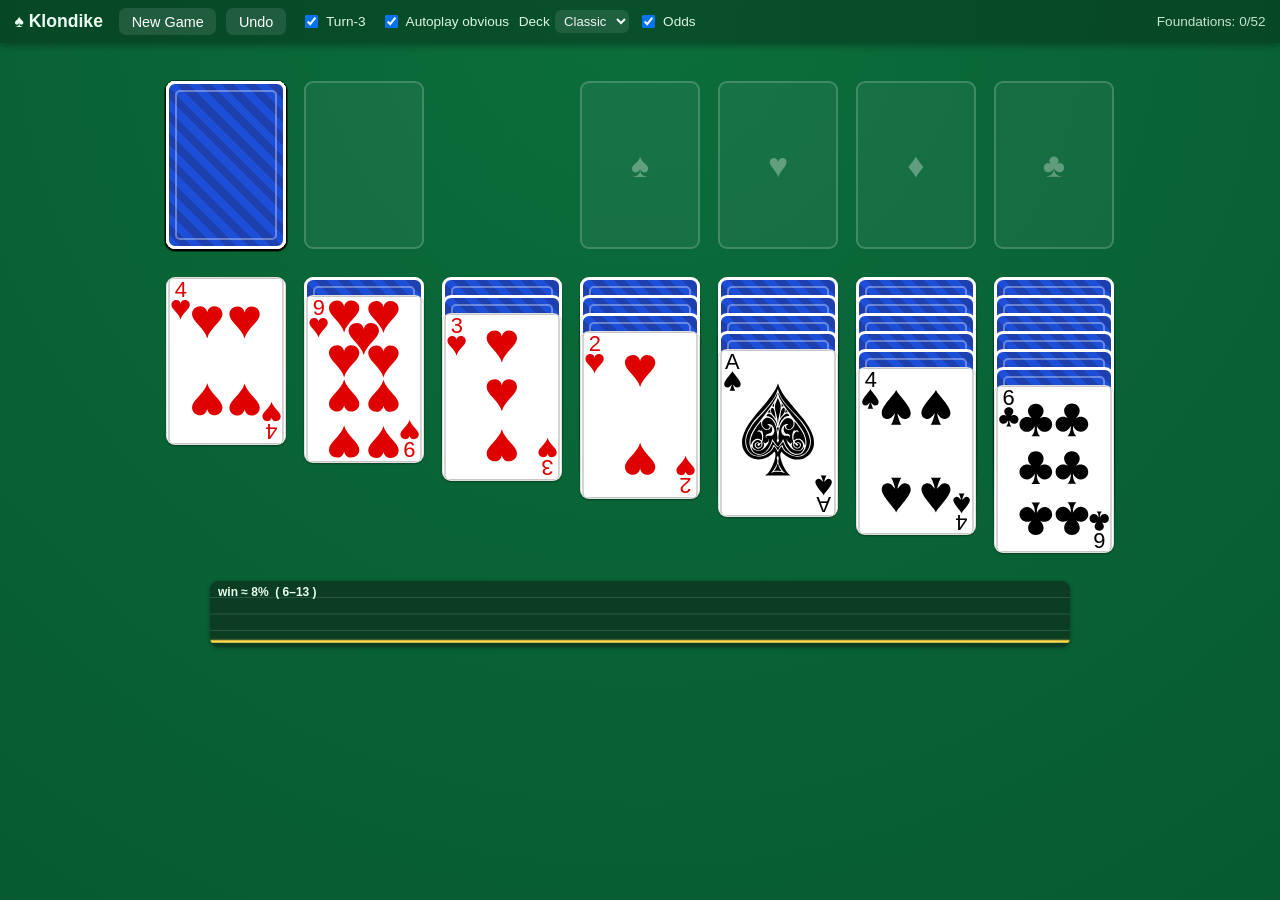
<file: index.html>
<!DOCTYPE html>
<html lang="en">
<head>
<meta charset="utf-8">
<meta name="viewport" content="width=device-width, initial-scale=1, maximum-scale=1, user-scalable=no, viewport-fit=cover">
<title>Klondike Solitaire</title>
<link rel="icon" href="data:image/svg+xml,<svg xmlns='http://www.w3.org/2000/svg' viewBox='0 0 16 16'><text y='14' font-size='14'>♠</text></svg>">
<link rel="stylesheet" href="styles.css">
<!-- PWA: installable + offline -->
<link rel="manifest" href="manifest.webmanifest">
<meta name="theme-color" content="#0b6e3b">
<meta name="mobile-web-app-capable" content="yes">
<meta name="apple-mobile-web-app-capable" content="yes">
<meta name="apple-mobile-web-app-status-bar-style" content="black-translucent">
<meta name="apple-mobile-web-app-title" content="Solitaire">
<link rel="apple-touch-icon" href="assets/icons/apple-touch-icon.png">
</head>
<body>
  <header id="toolbar">
    <span class="brand">♠ Klondike</span>
    <button id="newGame">New Game</button>
    <button id="undo">Undo</button>
    <button id="finish" hidden>Auto‑finish</button>
    <label class="toggle" id="turn3label"><input type="checkbox" id="drawThree" checked> Turn‑3</label>
    <label class="toggle"><input type="checkbox" id="autoplay" checked> Autoplay obvious</label>
    <label class="toggle">Deck
      <select id="deck">
        <option value="knoll">Classic</option>
        <option value="fomin">English</option>
        <option value="phone">Phone</option>
      </select>
    </label>
    <label class="toggle"><input type="checkbox" id="oddsToggle"> Odds</label>
    <span id="status"></span>
  </header>

  <div id="stage">
    <div id="board"></div>
  </div>

  <canvas id="winchart" title="Estimated win chance — expected (line) with optimistic/pessimistic band"></canvas>

  <button id="dealFab" class="fab" aria-label="Deal, or auto-play when moves are available"></button>

  <div id="installBanner" hidden>
    <span id="installMsg"></span>
    <button id="installBtn" hidden>Install</button>
    <button id="installClose" aria-label="Dismiss">✕</button>
  </div>

  <div id="winOverlay" hidden>
    <div class="win-card">
      <h1>You win! 🎉</h1>
      <div id="winImageWrap"><div class="spinner"></div></div>
      <p id="winCaption"></p>
      <div id="winOddsWrap" hidden>
        <div id="winOddsTitle">How your odds ran this game</div>
        <canvas id="winchartFinal"></canvas>
      </div>
      <button id="winNew">Play again</button>
    </div>
  </div>

  <script src="solitaire.js"></script>
</body>
</html>
</file>
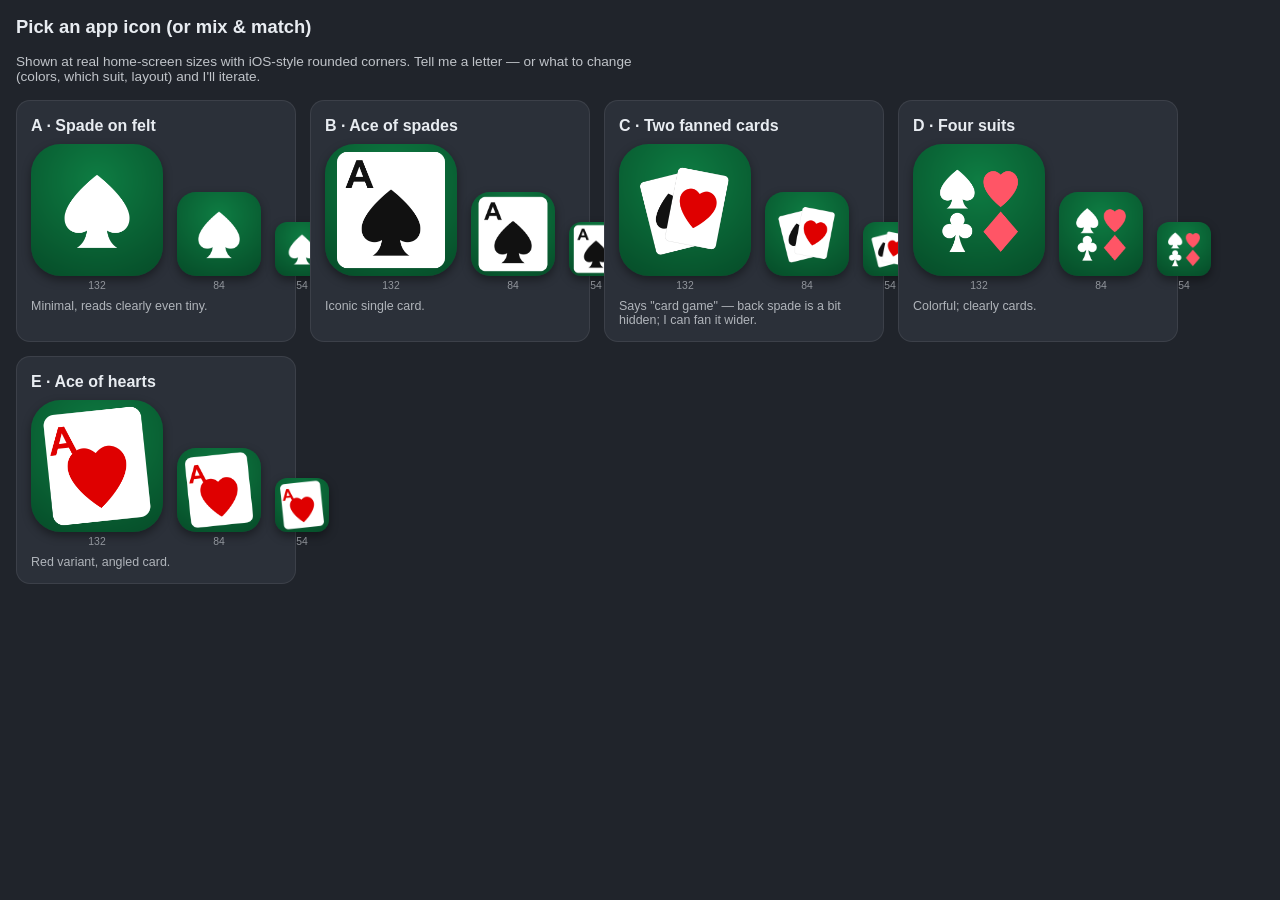
<file: icon-options/index.html>
<!DOCTYPE html>
<html lang="en">
<head>
<meta charset="utf-8">
<meta name="viewport" content="width=device-width, initial-scale=1">
<title>App icon — options</title>
<style>
  body{margin:0;font-family:-apple-system,BlinkMacSystemFont,"Segoe UI",Roboto,Arial,sans-serif;
       background:#20242b;color:#e8ecf1}
  h1{font-size:1.15rem;margin:1rem}
  p.intro{margin:0 1rem 1rem;opacity:.8;font-size:.85rem;max-width:40rem}
  .grid{display:flex;flex-wrap:wrap;gap:14px;padding:0 1rem 2rem}
  .opt{background:#2b3039;border:1px solid #ffffff14;border-radius:14px;padding:14px;width:250px}
  .opt h2{margin:.1rem 0 .6rem;font-size:1rem}
  .opt .desc{font-size:.78rem;opacity:.7;margin:.5rem 0 0}
  .sizes{display:flex;align-items:flex-end;gap:14px}
  .sizes figure{margin:0;text-align:center}
  .sizes figcaption{font-size:.65rem;opacity:.55;margin-top:4px}
  /* iOS masks icons to a squircle (~22.5% radius) */
  .ico{border-radius:22.5%;box-shadow:0 4px 10px #0006;display:block}
  .big{width:132px;height:132px}
  .med{width:84px;height:84px}
  .sml{width:54px;height:54px}
</style>
</head>
<body>
  <h1>Pick an app icon (or mix & match)</h1>
  <p class="intro">Shown at real home-screen sizes with iOS-style rounded corners.
     Tell me a letter — or what to change (colors, which suit, layout) and I'll iterate.</p>
  <div class="grid">
    <div class="opt"><h2>A · Spade on felt</h2>
      <div class="sizes">
        <figure><img class="ico big" src="img/A.png"><figcaption>132</figcaption></figure>
        <figure><img class="ico med" src="img/A.png"><figcaption>84</figcaption></figure>
        <figure><img class="ico sml" src="img/A.png"><figcaption>54</figcaption></figure>
      </div>
      <p class="desc">Minimal, reads clearly even tiny.</p></div>

    <div class="opt"><h2>B · Ace of spades</h2>
      <div class="sizes">
        <figure><img class="ico big" src="img/B.png"><figcaption>132</figcaption></figure>
        <figure><img class="ico med" src="img/B.png"><figcaption>84</figcaption></figure>
        <figure><img class="ico sml" src="img/B.png"><figcaption>54</figcaption></figure>
      </div>
      <p class="desc">Iconic single card.</p></div>

    <div class="opt"><h2>C · Two fanned cards</h2>
      <div class="sizes">
        <figure><img class="ico big" src="img/C.png"><figcaption>132</figcaption></figure>
        <figure><img class="ico med" src="img/C.png"><figcaption>84</figcaption></figure>
        <figure><img class="ico sml" src="img/C.png"><figcaption>54</figcaption></figure>
      </div>
      <p class="desc">Says "card game" — back spade is a bit hidden; I can fan it wider.</p></div>

    <div class="opt"><h2>D · Four suits</h2>
      <div class="sizes">
        <figure><img class="ico big" src="img/D.png"><figcaption>132</figcaption></figure>
        <figure><img class="ico med" src="img/D.png"><figcaption>84</figcaption></figure>
        <figure><img class="ico sml" src="img/D.png"><figcaption>54</figcaption></figure>
      </div>
      <p class="desc">Colorful; clearly cards.</p></div>

    <div class="opt"><h2>E · Ace of hearts</h2>
      <div class="sizes">
        <figure><img class="ico big" src="img/E.png"><figcaption>132</figcaption></figure>
        <figure><img class="ico med" src="img/E.png"><figcaption>84</figcaption></figure>
        <figure><img class="ico sml" src="img/E.png"><figcaption>54</figcaption></figure>
      </div>
      <p class="desc">Red variant, angled card.</p></div>
  </div>
</body>
</html>
</file>
<file: styles.css>
:root{
  --felt-1:#0b6e3b;
  --felt-2:#075a30;
  --card-red:#c8102e;
  --card-black:#1a1a1a;
}
*{box-sizing:border-box}
html,body{margin:0;height:100%}
body{
  font-family:-apple-system,BlinkMacSystemFont,"Segoe UI",Roboto,Helvetica,Arial,sans-serif;
  background:radial-gradient(circle at 50% 0%,var(--felt-1),var(--felt-2));
  color:#eafff1;
  -webkit-user-select:none;user-select:none;
  -webkit-tap-highlight-color:transparent;   /* no gray flash on tap (iOS) */
  overscroll-behavior:none;                   /* no pull-to-refresh / rubber-band while tossing */
  overflow-x:hidden;
}

#toolbar{
  display:flex;align-items:center;gap:.6rem;flex-wrap:wrap;
  /* Pad past the iOS status bar / notch (env insets are 0 on other devices).
     The bar's dark background fills the inset area, so the clock sits on it. */
  padding:calc(.5rem + env(safe-area-inset-top)) calc(.9rem + env(safe-area-inset-right))
          .5rem calc(.9rem + env(safe-area-inset-left));
  background:rgba(0,0,0,.28);
  box-shadow:0 2px 8px rgba(0,0,0,.35);
}
.brand{font-weight:700;font-size:1.1rem;margin-right:.4rem}
#toolbar button{
  font:inherit;font-size:.9rem;
  padding:.35rem .8rem;border:none;border-radius:7px;
  background:#ffffff1a;color:#fff;cursor:pointer;transition:background .15s;
}
#toolbar button:hover{background:#ffffff33}
.toggle{display:flex;align-items:center;gap:.3rem;font-size:.85rem;opacity:.95;cursor:pointer}
.toggle select{font:inherit;font-size:.82rem;background:#ffffff1a;color:#fff;border:none;border-radius:6px;padding:.2rem .35rem;cursor:pointer}
.toggle select option{color:#111}
#status{margin-left:auto;font-size:.85rem;opacity:.85}

/* turn-3 -> turn-1 sparkle burst */
.sparkle{
  position:fixed;z-index:6000;pointer-events:none;font-size:16px;
  transform:translate(-50%,-50%);
  animation:sparklePop .9s ease-out forwards;
}
.sparkle.small{font-size:11px;animation-duration:.7s}   /* landing sparkle: tinier, quicker */
@keyframes sparklePop{
  0%{ transform:translate(-50%,-50%) scale(.2) rotate(0deg); opacity:0 }
  25%{ opacity:1 }
  100%{ transform:translate(calc(-50% + var(--dx)),calc(-50% + var(--dy))) scale(1.3) rotate(160deg); opacity:0 }
}
#turn3label{padding:.15rem .35rem;border-radius:6px}
.flash{animation:turn3Flash 1s ease-in-out}
@keyframes turn3Flash{
  0%,100%{ box-shadow:none;background:transparent }
  40%{ box-shadow:0 0 0 2px gold,0 0 14px gold;background:#ffd7001f }
}

/* Win-probability strip chart (toggled by "Odds"). */
#winchart{display:none;width:min(96vw,860px);height:66px;margin:2px auto 12px;
  border-radius:9px;background:#0a3d22;box-shadow:0 1px 4px #0005}

#stage{padding:18px 0;display:flex;justify-content:center}
#board{position:relative;transform-origin:top left}

/* piles */
.pile-base{
  position:absolute;border-radius:9px;
  border:2px solid #ffffff2e;
  background:#ffffff0d;
}
.pile-base.stock{cursor:pointer}
.pile-base .glyph{
  width:100%;height:100%;display:flex;align-items:center;justify-content:center;
  font-size:34px;opacity:.32;color:#fff;
}

/* cards */
.card{
  position:absolute;border-radius:9px;
  background:#fdfdfb;
  box-shadow:0 1px 2px rgba(0,0,0,.35);
  touch-action:none;cursor:pointer;   /* finger cursor: hotspot is the fingertip, where you aim */
  -webkit-touch-callout:none;         /* no image "Save/Copy" popup on long-press (iOS) */
  -webkit-user-select:none;user-select:none;
  will-change:transform;
  overflow:hidden;
}
.card.dragging{cursor:grabbing;box-shadow:0 14px 26px rgba(0,0,0,.45)}
.card.red{color:var(--card-red)}
.card.black{color:var(--card-black)}

.card.face{background:#fff;border:1px solid #0000001f}
.card.face img,.card.face svg.cardsvg{
  width:100%;height:100%;display:block;border-radius:8px;
  pointer-events:none;-webkit-user-drag:none;user-select:none;
}

/* Phone deck: the suit pip. Big & lower-right when the card is fully visible;
   slides up beside the rank (and shrinks) when the card is covered in a fan, so
   red/black stays readable. transform-box:view-box → translate is in SVG units. */
.cardsvg .bigpip{
  transform-box:view-box; transform-origin:0 0;
  transform:translate(162px,226px) scale(5.5);
  transition:transform .26s ease;
}
.card.covered .cardsvg .bigpip{ transform:translate(206px,73px) scale(2.6); }

.card .corner{
  position:absolute;display:flex;flex-direction:column;align-items:center;
  line-height:1;font-weight:700;
}
.card .corner .r{font-size:18px}
.card .corner .s{font-size:15px;margin-top:1px}
.card .corner.tl{top:5px;left:6px}
.card .corner.br{right:6px;bottom:5px;transform:rotate(180deg)}

.card .pip{position:absolute;transform:translate(-50%,-50%);font-size:22px;line-height:1}
.card .pip.flip{transform:translate(-50%,-50%) rotate(180deg)}

.card .court{
  position:absolute;inset:14px;border:1.5px solid currentColor;border-radius:6px;
  display:flex;align-items:center;justify-content:center;
  font-size:46px;font-weight:700;opacity:.92;
}
.card .center-suit{position:absolute;left:50%;top:50%;transform:translate(-50%,-50%);font-size:54px}

/* Phone-mode floating button: one combo control, bottom-right. GREEN = deal
   (draw from the stock); GOLD = wand (a move is available — tap to auto-play). */
.fab{
  display:none;position:fixed;
  width:66px;height:66px;border-radius:50%;
  border:2px solid #ffffff55;color:#fff;
  font-size:30px;line-height:1;cursor:pointer;z-index:3600;
  box-shadow:0 5px 16px #0008;
  align-items:center;justify-content:center;
  -webkit-tap-highlight-color:transparent;touch-action:none;   /* a drag on it taps, never scrolls */
  transition:background .2s ease;
}
.fab:active{transform:scale(.93)}
body.phone-mode .fab{display:flex}
#dealFab {right:calc(16px + env(safe-area-inset-right));bottom:calc(18px + env(safe-area-inset-bottom));background:#0b6e3b}
#dealFab.wand{background:#f0b429}      /* gold: auto-play available */
#dealFab svg{display:block}

/* Flashing hints: the cards you could play / where a card could go. Both pulse a
   glow so a decision reads at a glance without anything moving. Playable cards
   pulse a bright gold so they clearly stand out; destinations a softer gold.
   NB: cards are position:absolute — do NOT set position here or they reflow. */
.flash-dst,.flash-src{z-index:60}
.flash-src{animation:flashSrc 1.0s ease-in-out infinite}     /* a card you can play — bright */
.flash-dst{animation:flashDst 1.15s ease-in-out infinite}    /* a place it can go — softer */
@keyframes flashSrc{
  0%,100%{ box-shadow:0 0 0 3px #ffd54aaa,0 0 12px 3px #ffd54a80 }
  50%    { box-shadow:0 0 0 5px #ffe680,0 0 30px 10px #ffd54aff }
}
/* Peek: a half-size preview of the card a play would flip up. The small size and
   drop shadow mark it as a preview, not a real card sitting on the stack. */
.card.peek{ cursor:pointer; box-shadow:0 3px 10px rgba(0,0,0,.5); outline:2px solid #ffffffcc }

/* "Pick one!" — a brief, faster, bigger pulse when the wand is tapped at a fork. */
.flash-src.flash-strong{ animation:flashStrong .38s ease-in-out infinite }
@keyframes flashStrong{
  0%,100%{ box-shadow:0 0 0 4px #ffe680,0 0 20px 6px #ffd54a }
  50%    { box-shadow:0 0 0 8px #fff3b0,0 0 46px 18px #ffd54aff }
}
@keyframes flashDst{
  0%,100%{ box-shadow:0 0 0 2px #ffd54a44 }
  50%    { box-shadow:0 0 0 4px #ffd54a,0 0 18px 5px #ffd54ac0 }
}

/* Install banner (PWA) */
#installBanner{
  position:fixed;left:12px;right:12px;bottom:calc(12px + env(safe-area-inset-bottom));
  display:flex;align-items:center;gap:.6rem;z-index:4000;
  padding:.7rem .9rem;border-radius:12px;
  background:#10261a;border:1px solid #ffffff22;box-shadow:0 8px 24px #0007;
  font-size:.9rem;
}
#installBanner[hidden]{display:none}
#installMsg{flex:1;line-height:1.3}
#installBanner button{font:inherit;border:none;border-radius:8px;cursor:pointer}
#installBtn{background:#16a34a;color:#fff;font-weight:600;padding:.4rem .9rem}
#installClose{background:#ffffff1a;color:#fff;padding:.4rem .6rem}

/* card back */
.card.back{
  background:
    repeating-linear-gradient(45deg,#1d4ed8 0 8px,#1e40af 8px 16px);
  border:3px solid #fff;
}
.card.back::after{
  content:"";position:absolute;inset:6px;border-radius:5px;
  border:2px solid #ffffff55;
}

/* win overlay */
#winOverlay{
  position:fixed;inset:0;display:flex;align-items:center;justify-content:center;
  background:rgba(0,0,0,.72);z-index:5000;
}
#winOverlay[hidden]{display:none}   /* author rule must restore what [hidden] means */
.win-card{
  background:#10261a;border:1px solid #ffffff22;border-radius:16px;
  padding:1.4rem;max-width:min(92vw,520px);text-align:center;
  box-shadow:0 20px 60px rgba(0,0,0,.6);
}
.win-card h1{margin:.2rem 0 1rem}
#winImageWrap{
  min-height:260px;border-radius:12px;overflow:hidden;background:#0000003a;
  display:flex;align-items:center;justify-content:center;
}
#winImageWrap img{max-width:100%;max-height:64vh;display:block}
#winCaption{font-size:.8rem;opacity:.7;margin:.7rem 0 1rem;word-break:break-word}
#winOddsWrap{margin:.2rem 0 1rem}
#winOddsWrap[hidden]{display:none}
#winOddsTitle{font-size:.78rem;opacity:.75;margin-bottom:.35rem;letter-spacing:.02em}
#winchartFinal{display:block;width:100%;height:104px;border-radius:9px;
  background:#0a3d22;box-shadow:0 1px 4px #0005}
#winNew{font:inherit;padding:.55rem 1.2rem;border:none;border-radius:9px;
  background:#16a34a;color:#fff;cursor:pointer;font-weight:600}
.spinner{
  width:42px;height:42px;border-radius:50%;
  border:4px solid #ffffff33;border-top-color:#fff;animation:spin 1s linear infinite;
}
@keyframes spin{to{transform:rotate(360deg)}}
</file>
